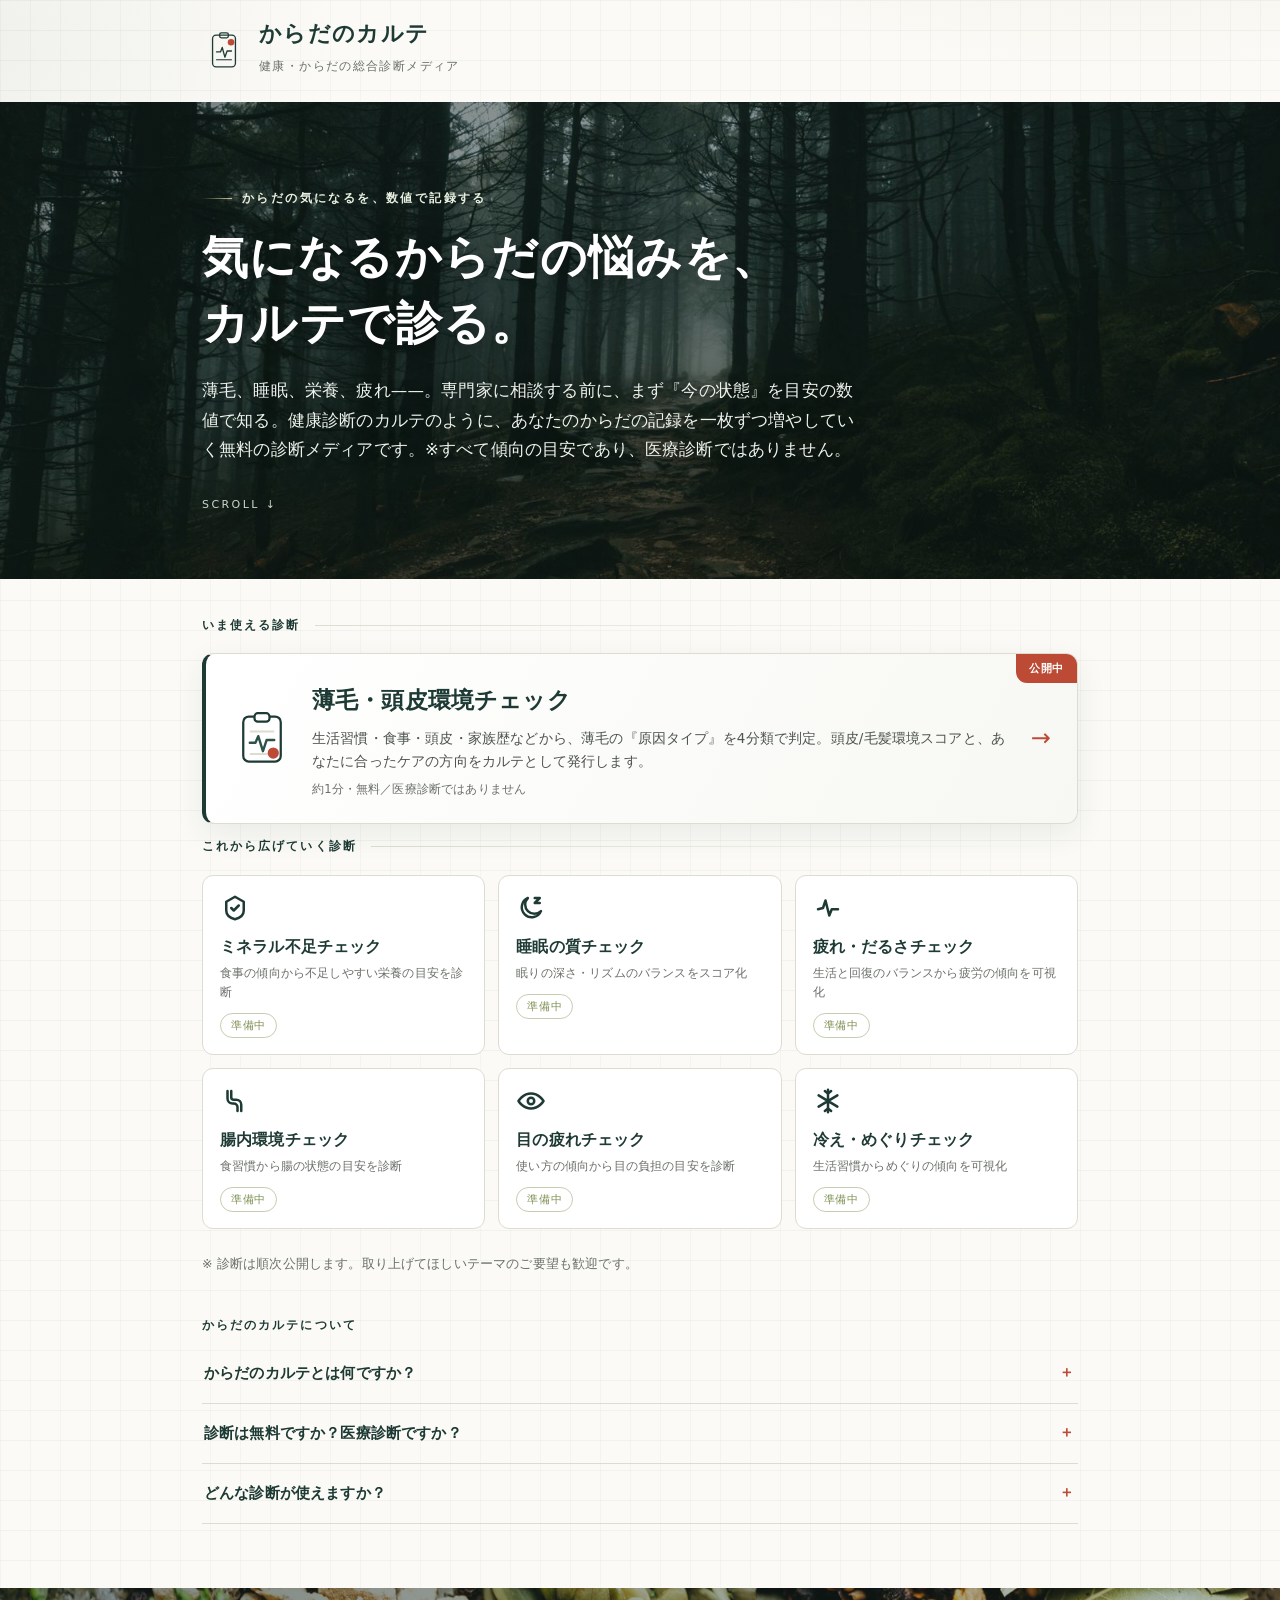
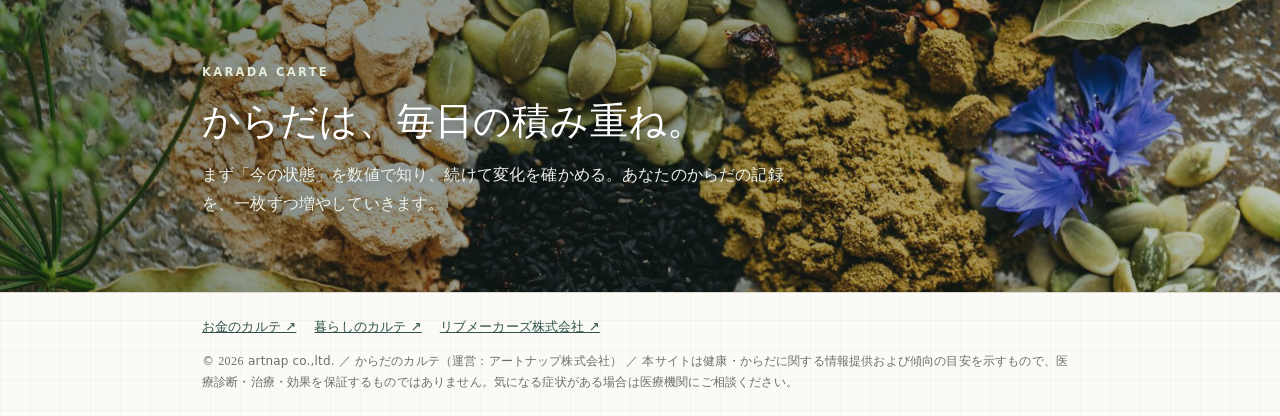
<file: index.html>
<!DOCTYPE html>
<html lang="ja">
<head>
<meta charset="utf-8">
<meta name="viewport" content="width=device-width, initial-scale=1, viewport-fit=cover">

<!-- ===== セキュリティ（静的ホスティング用・web-security-baseline 準拠） ===== -->
<meta http-equiv="Content-Security-Policy" content="default-src 'self'; base-uri 'self'; object-src 'none'; img-src 'self' data:; style-src 'self' 'unsafe-inline'; font-src 'self'; script-src 'self'; connect-src 'self'; form-action 'none'; frame-ancestors 'none'; upgrade-insecure-requests">
<meta name="referrer" content="strict-origin-when-cross-origin">
<meta name="theme-color" content="#1E3A34">
<meta name="author" content="アートナップ株式会社">
<meta name="format-detection" content="telephone=no">

<!-- 2026-07-05 公開（index化）。非公開に戻す場合は noindex, nofollow へ。 -->
<meta name="robots" content="index, follow">

<title>からだのカルテ｜健康・からだの悩みを「数値で診る」無料診断メディア</title>
<meta name="description" content="薄毛・睡眠・栄養・疲れなど、からだの気になる悩みを、健康診断のカルテのように数値で記録する無料診断メディア。まずは今の状態を目安で知り、続けて改善を確かめる。※医療診断ではありません。">
<link rel="canonical" href="https://karada-carte.jp/">
<!-- 写真スロット（差し替えは images.css の1ファイルだけ） -->
<link rel="stylesheet" href="/images.css">

<meta property="og:type" content="website">
<meta property="og:site_name" content="からだのカルテ">
<meta property="og:title" content="からだのカルテ｜健康・からだの悩みを「数値で診る」無料診断メディア">
<meta property="og:description" content="からだの気になる悩みを、カルテのように数値で記録する無料診断メディア。まずは今の状態を目安で知る。">
<meta property="og:url" content="https://karada-carte.jp/">
<meta property="og:image" content="https://karada-carte.jp/assets/ogp.png">
<meta property="og:locale" content="ja_JP">
<meta name="twitter:card" content="summary_large_image">

<!-- 構造化データ（母屋＝WebSite / Organization）。JS で org 名を config から補完。 -->
<script type="application/ld+json" id="ld-website">
{
  "@context": "https://schema.org",
  "@type": "WebSite",
  "name": "からだのカルテ",
  "url": "https://karada-carte.jp/",
  "description": "健康・からだの悩みを数値で記録する無料診断メディア。",
  "inLanguage": "ja"
}
</script>
<script type="application/ld+json" id="ld-org"></script>
<script type="application/ld+json" id="ld-faq"></script>

<style>
  :root{
    --pine:#1E3A34; --pine-2:#2E5249; --ink:#22282A; --muted:#6B7069;
    --paper:#FBFAF6; --paper-2:#F0EFE8; --line:#DEDCD1;
    --seal:#BC4A34; --seal-2:#a23f2c; --herb:#7E9153;
    --radius:12px;
    --serif:"Yu Mincho","YuMincho","Hiragino Mincho ProN","Hiragino Mincho Pro",serif;
    --sans:system-ui,-apple-system,"Segoe UI","Hiragino Kaku Gothic ProN","Yu Gothic UI","Meiryo",sans-serif;
    --num:Georgia,"Times New Roman",serif;
  }
  *{box-sizing:border-box}
  html{-webkit-text-size-adjust:100%}
  body{
    margin:0;font-family:var(--sans);color:var(--ink);line-height:1.8;letter-spacing:.01em;font-size:16px;
    background:
      radial-gradient(1000px 460px at 88% -10%, rgba(126,145,83,.10), transparent 60%),
      radial-gradient(720px 420px at -6% 2%, rgba(30,58,52,.06), transparent 58%),
      /* カルテの方眼罫（極薄） */
      linear-gradient(rgba(30,58,52,.045) 1px, transparent 1px) 0 0/100% 30px,
      linear-gradient(90deg, rgba(30,58,52,.03) 1px, transparent 1px) 0 0/30px 100%,
      var(--paper);
    min-height:100vh;display:flex;flex-direction:column;
  }
  .wrap{max-width:920px;margin:0 auto;padding:0 22px;width:100%}
  a{color:var(--pine-2)}
  h1{font-family:var(--serif)}

  /* header */
  header{padding:22px 0}
  .brand{display:flex;align-items:center;gap:13px;color:var(--pine);text-decoration:none}
  .emblem{width:44px;height:44px;flex:0 0 auto;display:block}
  .brand .mark{font-family:var(--serif);font-size:22px;letter-spacing:.06em;line-height:1.1;font-weight:700}
  .brand .sub{font-size:11.5px;color:var(--muted);letter-spacing:.12em}

  main{flex:1;padding:16px 0 56px}
  .eyebrow{color:var(--pine);font-size:12px;letter-spacing:.2em;font-weight:700;margin:16px 0 16px;display:inline-flex;align-items:center;gap:10px}
  .eyebrow::before{content:"";width:30px;height:1px;background:linear-gradient(90deg,transparent,var(--herb))}
  h1{font-size:clamp(28px,6.2vw,46px);line-height:1.42;margin:0 0 20px;color:var(--pine);letter-spacing:.03em;font-weight:700}
  h1 .nb{white-space:nowrap}
  p.lead{color:#43494a;font-size:clamp(15px,2.3vw,16.5px);max-width:42em;margin:0 0 30px}

  /* section rule */
  .orn{display:flex;align-items:center;gap:14px;color:var(--herb);margin:12px 0 18px}
  .orn .lbl{font-size:11.5px;letter-spacing:.18em;color:var(--pine);white-space:nowrap;font-weight:700}
  .orn .ln{flex:1;height:1px;background:linear-gradient(90deg,var(--line),transparent)}

  /* feature card（公開中の主役診断） */
  .feature{display:flex;align-items:center;gap:20px;text-decoration:none;color:var(--ink);position:relative;overflow:hidden;
    background:linear-gradient(120deg,#fff,#f7f8f3);
    border:1px solid var(--line);border-left:4px solid var(--pine);border-radius:var(--radius);
    padding:24px 26px;box-shadow:0 10px 30px rgba(30,58,52,.08);transition:transform .13s,box-shadow .15s,border-color .15s}
  .feature:hover{transform:translateY(-2px);box-shadow:0 16px 40px rgba(30,58,52,.12);border-left-color:var(--seal)}
  .feature:focus-visible{outline:2px solid var(--pine);outline-offset:3px}
  .feature .ic{width:60px;height:60px;flex:0 0 auto}
  .feature .badge{position:absolute;top:0;right:0;background:var(--seal);color:#fff;
    font-size:10.5px;font-weight:700;letter-spacing:.06em;padding:5px 13px;border-bottom-left-radius:11px}
  .feature .t{font-family:var(--serif);font-size:clamp(19px,3.4vw,23px);margin:2px 0 5px;color:var(--pine);font-weight:700}
  .feature .d{font-size:13.5px;color:#4d534f;margin:0 0 6px;line-height:1.7}
  .feature .m{font-size:11.5px;color:var(--muted);margin:0}
  .feature .arw{margin-left:auto;color:var(--seal);font-size:24px;flex:0 0 auto;align-self:center}
  @media(max-width:560px){.feature{gap:15px;padding:22px 20px}.feature .ic{width:46px;height:46px}.feature .arw{display:none}}

  /* tiles（これから広げる） */
  .grid{display:grid;grid-template-columns:repeat(3,1fr);gap:13px;margin:2px 0 0}
  @media(max-width:720px){.grid{grid-template-columns:repeat(2,1fr)}}
  @media(max-width:430px){.grid{grid-template-columns:1fr}}
  .tile{background:#fff;border:1px solid var(--line);border-radius:11px;padding:17px 17px 15px}
  .tile .ic{width:30px;height:30px;margin-bottom:10px;display:block}
  .tile .t{font-family:var(--serif);font-size:15.5px;color:var(--pine);margin:0 0 3px;font-weight:700}
  .tile .d{font-size:12px;color:var(--muted);margin:0;line-height:1.6}
  .tile .st{display:inline-block;margin-top:11px;font-size:10.5px;letter-spacing:.06em;color:var(--herb);
    border:1px solid rgba(126,145,83,.45);border-radius:20px;padding:2px 10px}
  .note{margin:24px 0 0;font-size:12.5px;color:var(--muted)}

  footer{padding:22px 0;font-size:12px;color:var(--muted);border-top:1px solid var(--line)}
  footer .num{font-family:var(--num);letter-spacing:.04em}

  /* ===== 写真ヒーロー（フルブリード・シネマティック） ===== */
  .hero-home{position:relative;color:#fff;padding:70px 0 64px;margin-bottom:8px;overflow:hidden}
  .hero-home::before{content:"";position:absolute;inset:0;z-index:0;background-image:var(--photo-hero);background-size:cover;background-position:center;filter:brightness(1.24) saturate(1.06)}
  .hero-home::after{content:"";position:absolute;inset:0;z-index:1;background:linear-gradient(150deg,rgba(16,32,28,.58),rgba(30,58,52,.28))}
  .hero-home .wrap{position:relative;z-index:2}
  .hero-home .eyebrow{color:#e9f0e2}
  .hero-home .eyebrow::before{background:linear-gradient(90deg,transparent,#d6c48f)}
  .hero-home h1{color:#fff;text-shadow:0 2px 22px rgba(0,0,0,.4)}
  .hero-home p.lead{color:#edf2ec;max-width:40em;text-shadow:0 1px 14px rgba(0,0,0,.35)}
  .hero-scroll{font-size:11px;letter-spacing:.22em;color:#cbd7cc;margin:4px 0 0}
  /* ===== 写真バンド（フルブリード） ===== */
  .photoband{position:relative;color:#fff;padding:74px 0;overflow:hidden}
  .photoband::before{content:"";position:absolute;inset:0;z-index:0;background-size:cover;background-position:center;filter:brightness(1.2) saturate(1.06)}
  .photoband::after{content:"";position:absolute;inset:0;z-index:1;background:linear-gradient(120deg,rgba(20,34,30,.56),rgba(30,58,52,.30))}
  .photoband .wrap{position:relative;z-index:2}
  .pb-botanical::before{background-image:var(--photo-nutrition)}
  .pb-eyebrow{color:#e2ebd9;font-size:11.5px;letter-spacing:.2em;font-weight:700;margin:0 0 12px}
  .pb-title{font-family:var(--serif);font-size:clamp(24px,5vw,38px);color:#fff;margin:0 0 12px;line-height:1.42;text-shadow:0 2px 18px rgba(0,0,0,.45)}
  .pb-lead{color:#edf2ec;font-size:clamp(14px,2.2vw,16px);max-width:38em;margin:0;text-shadow:0 1px 12px rgba(0,0,0,.35)}
  /* ===== 母屋FAQ（AEO） ===== */
  .faq-sec{margin:40px 0 8px}
  .faq-sec .fl{font-size:11.5px;letter-spacing:.18em;color:var(--pine);font-weight:700;margin:0 0 8px}
  .faq details{border-bottom:1px solid var(--line);padding:2px 0}
  .faq summary{cursor:pointer;list-style:none;padding:14px 28px 14px 2px;font-weight:700;color:var(--pine);font-size:15px;position:relative;font-family:var(--serif)}
  .faq summary::-webkit-details-marker{display:none}
  .faq summary::after{content:"＋";position:absolute;right:4px;top:13px;color:var(--seal);font-weight:700}
  .faq details[open] summary::after{content:"－"}
  .faq .a{padding:0 2px 14px;color:var(--ink);font-size:13.5px;line-height:1.8}
</style>
</head>
<body>

<!-- ===== インラインSVG 意匠（外部依存なし） ===== -->
<svg width="0" height="0" style="position:absolute" aria-hidden="true" focusable="false">
  <defs>
    <!-- エンブレム：カルテ用紙＋脈波＋朱の記録印 -->
    <symbol id="emblem" viewBox="0 0 100 100">
      <rect x="24" y="14" width="52" height="72" rx="8" fill="none" stroke="#1E3A34" stroke-width="3"/>
      <rect x="40" y="9" width="20" height="11" rx="4" fill="none" stroke="#1E3A34" stroke-width="3"/>
      <polyline points="33,52 42,52 46,42 52,64 57,50 67,50" fill="none" stroke="#1E3A34" stroke-width="3" stroke-linecap="round" stroke-linejoin="round"/>
      <line x1="33" y1="70" x2="67" y2="70" stroke="#1E3A34" stroke-width="2.4" stroke-linecap="round"/>
      <circle cx="66" cy="30" r="7.5" fill="#BC4A34"/>
    </symbol>
    <!-- 主役診断アイコン：カルテ票（診断書） -->
    <symbol id="ic-carte" viewBox="0 0 64 64">
      <rect x="12" y="8" width="40" height="48" rx="6" fill="#fff" stroke="#1E3A34" stroke-width="2.4"/>
      <rect x="24" y="4.5" width="16" height="9" rx="3.5" fill="#fff" stroke="#1E3A34" stroke-width="2.4"/>
      <line x1="19" y1="24" x2="45" y2="24" stroke="#DEDCD1" stroke-width="2"/>
      <polyline points="19,36 25,36 28,29 33,45 37,33 45,33" fill="none" stroke="#2E5249" stroke-width="2.6" stroke-linecap="round" stroke-linejoin="round"/>
      <line x1="19" y1="48" x2="38" y2="48" stroke="#DEDCD1" stroke-width="2"/>
      <circle cx="44" cy="47" r="6" fill="#BC4A34"/>
    </symbol>
    <!-- 領域アイコン（線画・pine） -->
    <symbol id="ic-mineral" viewBox="0 0 24 24"><g stroke="#1E3A34" stroke-width="2" fill="none" stroke-linecap="round" stroke-linejoin="round"><path d="M12 3l7 4v7c0 3.5-3 6-7 7-4-1-7-3.5-7-7V7z"/><path d="M9 12l2 2 4-4"/></g></symbol>
    <symbol id="ic-sleep" viewBox="0 0 24 24"><g stroke="#1E3A34" stroke-width="2" fill="none" stroke-linecap="round" stroke-linejoin="round"><path d="M20 14.5A8 8 0 1 1 9.5 4a6.5 6.5 0 0 0 10.5 10.5z"/><path d="M15 4h4l-4 4h4"/></g></symbol>
    <symbol id="ic-fatigue" viewBox="0 0 24 24"><g stroke="#1E3A34" stroke-width="2" fill="none" stroke-linecap="round" stroke-linejoin="round"><path d="M4 13l4-1 2-6 3 12 2-5h5"/></g></symbol>
    <symbol id="ic-gut" viewBox="0 0 24 24"><g stroke="#1E3A34" stroke-width="2" fill="none" stroke-linecap="round" stroke-linejoin="round"><path d="M6 4v6a4 4 0 0 0 4 4h1a3 3 0 0 1 3 3v3"/><path d="M9 4v5a2 2 0 0 0 2 2h2a4 4 0 0 1 4 4v5"/></g></symbol>
    <symbol id="ic-eye" viewBox="0 0 24 24"><g stroke="#1E3A34" stroke-width="2" fill="none" stroke-linecap="round" stroke-linejoin="round"><path d="M2 12s3.5-6 10-6 10 6 10 6-3.5 6-10 6-10-6-10-6z"/><circle cx="12" cy="12" r="2.6"/></g></symbol>
    <symbol id="ic-cold" viewBox="0 0 24 24"><g stroke="#1E3A34" stroke-width="2" fill="none" stroke-linecap="round" stroke-linejoin="round"><path d="M12 3v18M4.5 7.5l15 9M19.5 7.5l-15 9"/><path d="M12 6l-2.5-2M12 6l2.5-2M12 18l-2.5 2M12 18l2.5 2"/></g></symbol>
  </defs>
</svg>

<header>
  <div class="wrap">
    <a class="brand" href="/">
      <svg class="emblem" aria-hidden="true"><use href="#emblem"/></svg>
      <span><span class="mark">からだのカルテ</span><br><span class="sub" id="brandSub">健康・からだの総合診断メディア</span></span>
    </a>
  </div>
</header>

<section class="hero-home">
  <div class="wrap">
    <p class="eyebrow" id="eyebrow">からだの気になるを、数値で記録する</p>
    <h1 id="homeTitle">気になるからだの悩みを、<br><span class="nb">カルテで診る。</span></h1>
    <p class="lead" id="homeLead">読み込み中…</p>
    <p class="hero-scroll">SCROLL ↓</p>
  </div>
</section>

<main>
  <div class="wrap">
    <div class="orn"><span class="lbl" id="featureLabel">いま使える診断</span><span class="ln"></span></div>

    <a class="feature" id="featureCard" href="/usuge/">
      <span class="badge" id="featureBadge">公開中</span>
      <svg class="ic" aria-hidden="true"><use href="#ic-carte"/></svg>
      <span>
        <p class="t" id="featureTitle">薄毛・頭皮環境チェック</p>
        <p class="d" id="featureDesc"></p>
        <p class="m" id="featureMeta"></p>
      </span>
      <span class="arw" aria-hidden="true">→</span>
    </a>

    <div class="orn"><span class="lbl" id="growLabel">これから広げていく診断</span><span class="ln"></span></div>
    <div class="grid" id="tiles"></div>

    <p class="note" id="homeNote"></p>

    <div class="faq faq-sec">
      <p class="fl" id="homeFaqLabel">からだのカルテについて</p>
      <div id="homeFaqList"></div>
    </div>
  </div>
</main>

<section class="photoband pb-botanical">
  <div class="wrap">
    <p class="pb-eyebrow">KARADA CARTE</p>
    <p class="pb-title">からだは、毎日の積み重ね。</p>
    <p class="pb-lead">まず「今の状態」を数値で知り、続けて変化を確かめる。あなたのからだの記録を、一枚ずつ増やしていきます。</p>
  </div>
</section>

<footer>
  <div class="wrap">
    <nav aria-label="姉妹サイト・運営グループ" style="display:flex;flex-wrap:wrap;gap:6px 18px;margin-bottom:12px;font-size:13px">
      <a href="https://okane-carte.jp/" style="text-decoration:underline">お金のカルテ ↗</a>
      <a href="https://kurashi-carte.jp/" style="text-decoration:underline">暮らしのカルテ ↗</a>
      <a href="https://livmakers.co.jp/" style="text-decoration:underline">リブメーカーズ株式会社 ↗</a>
    </nav>
    © <span class="num" id="year"></span> artnap co.,ltd. ／ からだのカルテ（運営：アートナップ株式会社） ／ 本サイトは健康・からだに関する情報提供および傾向の目安を示すもので、医療診断・治療・効果を保証するものではありません。気になる症状がある場合は医療機関にご相談ください。
  </div>
</footer>

<script src="js/home.js"></script>
</body>
</html>
</file>
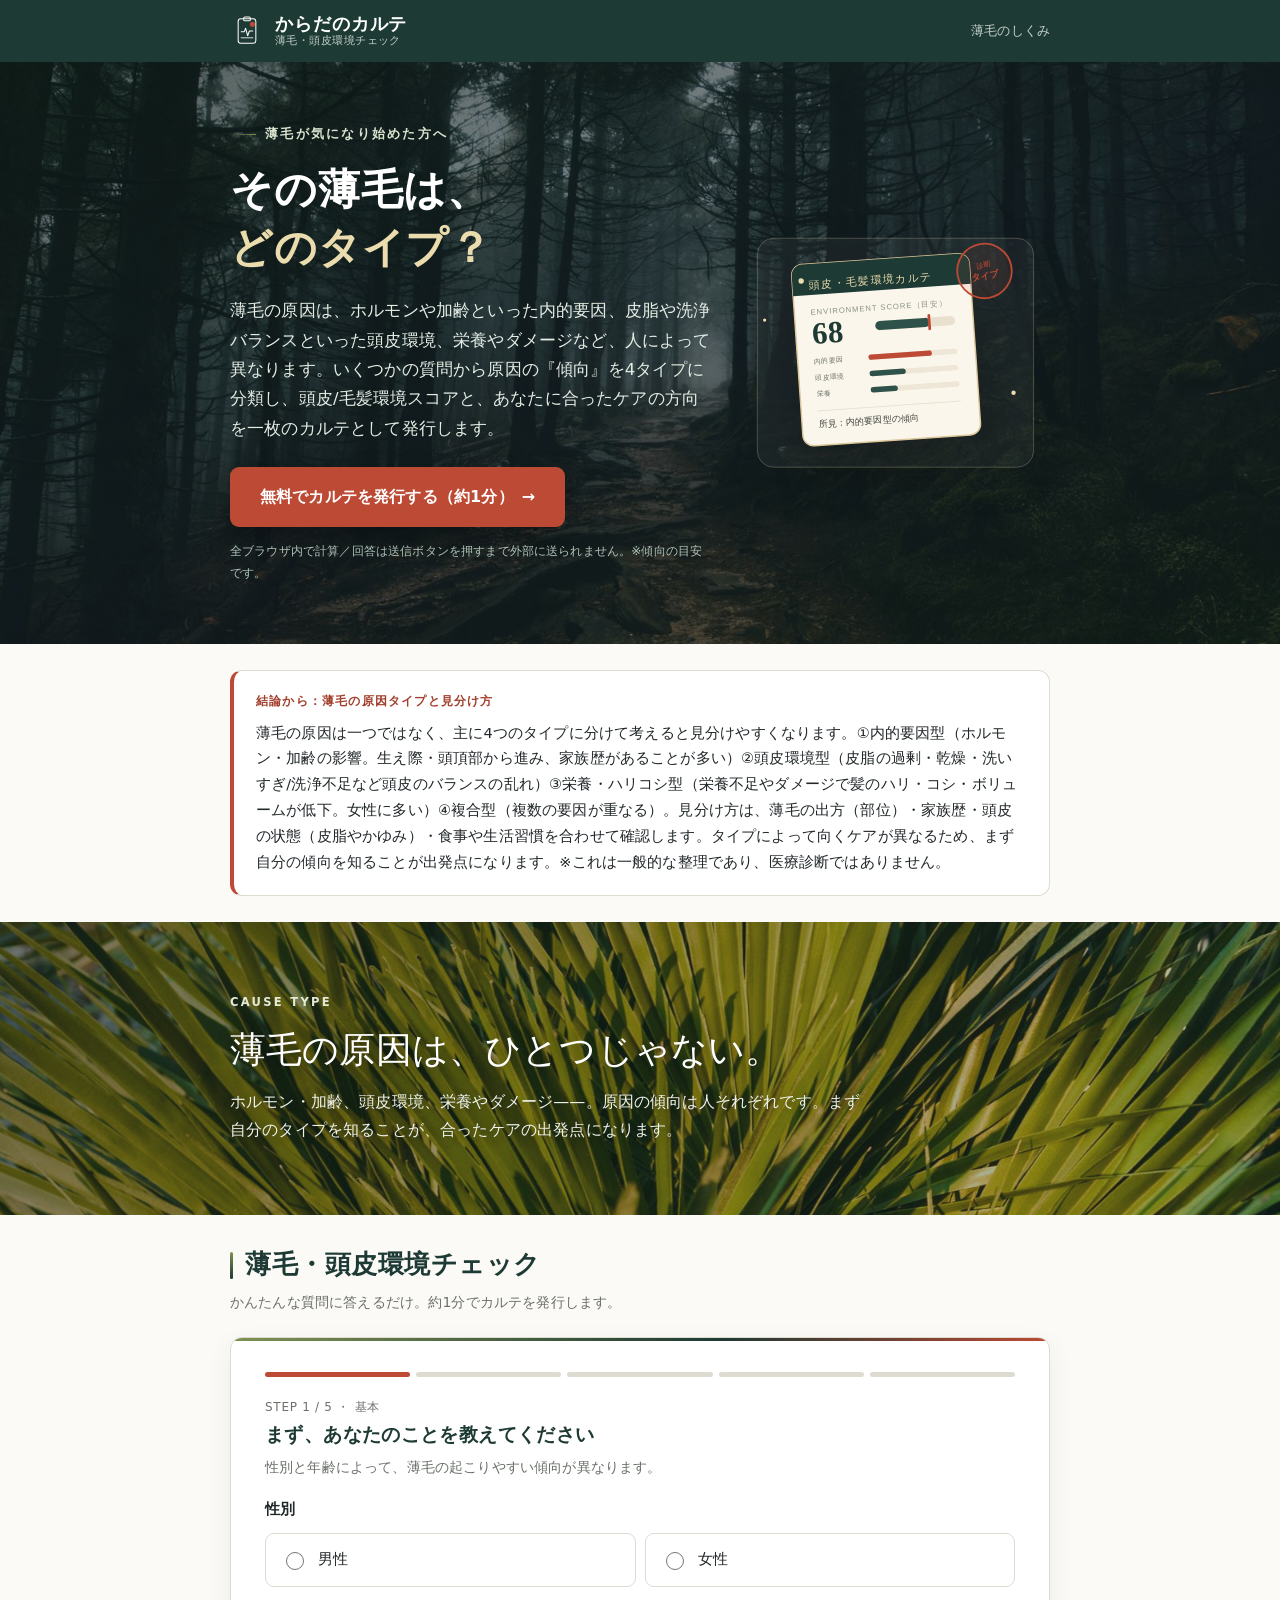
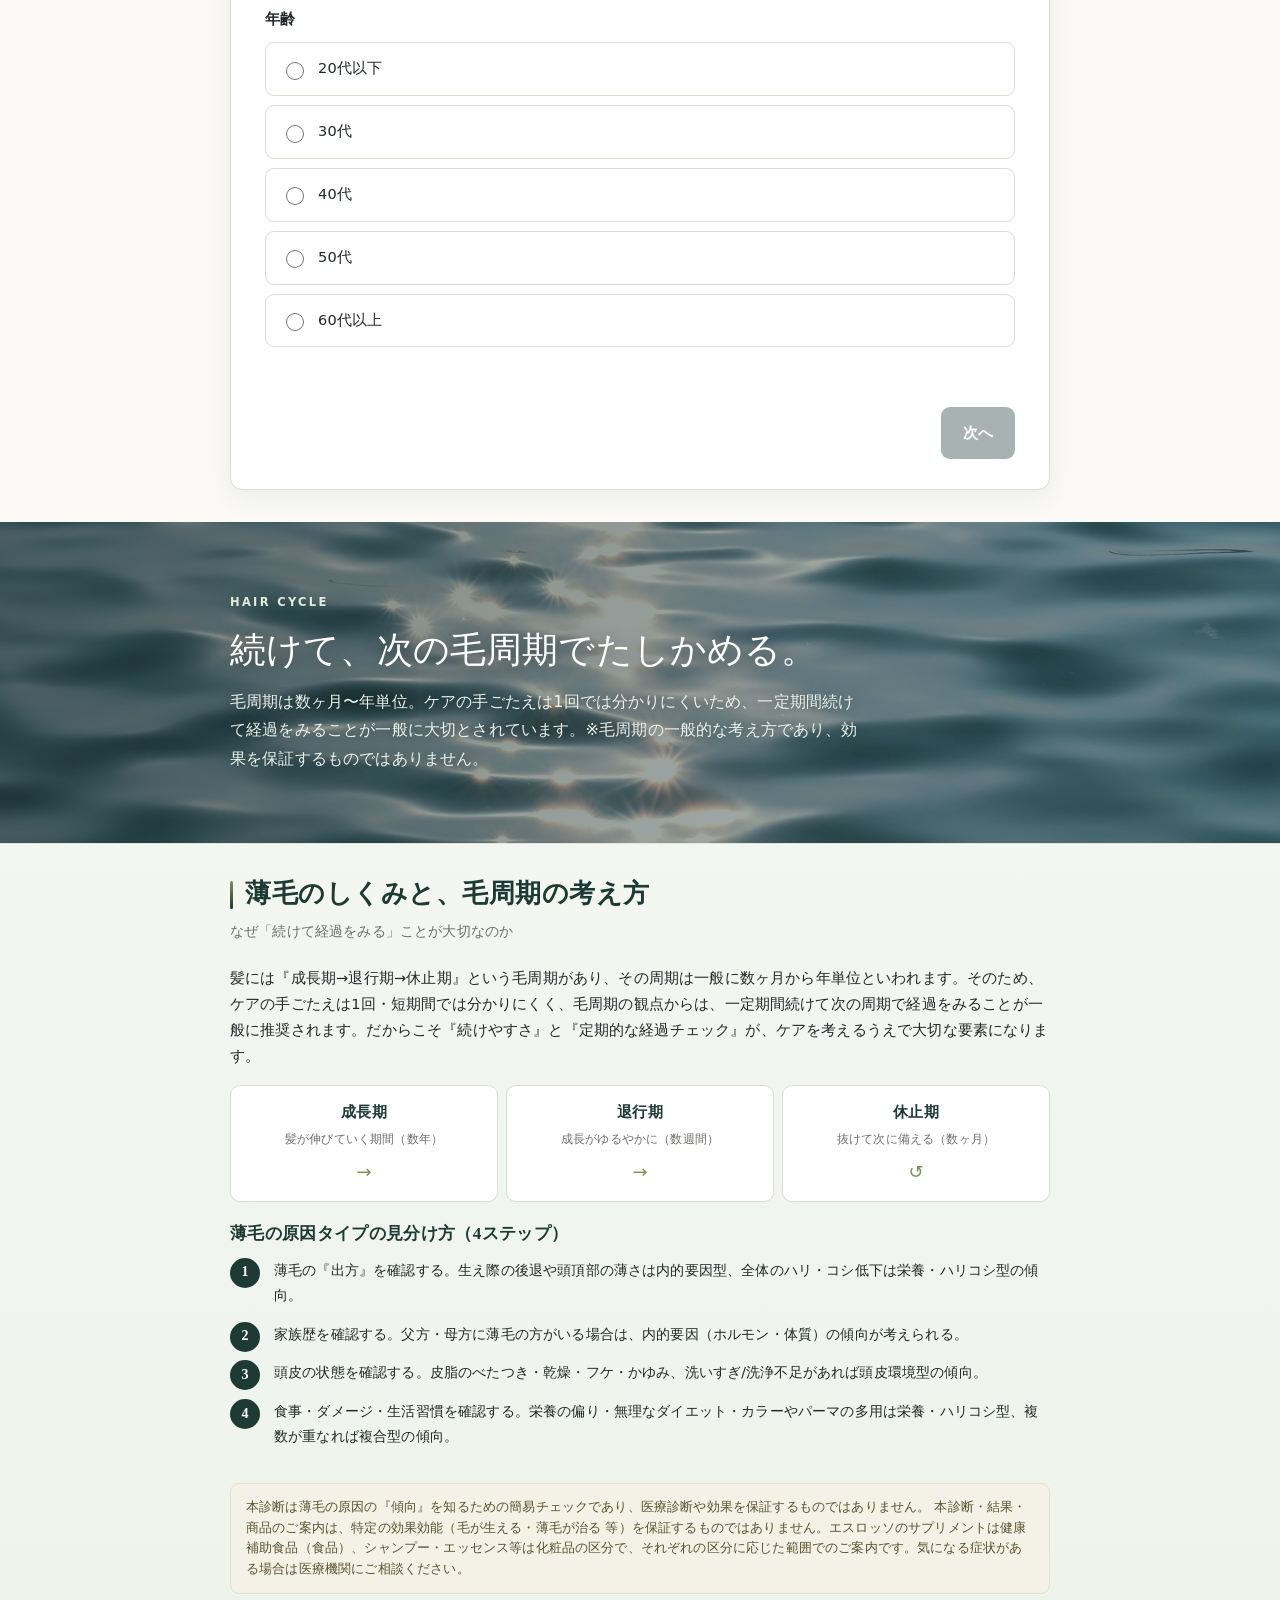
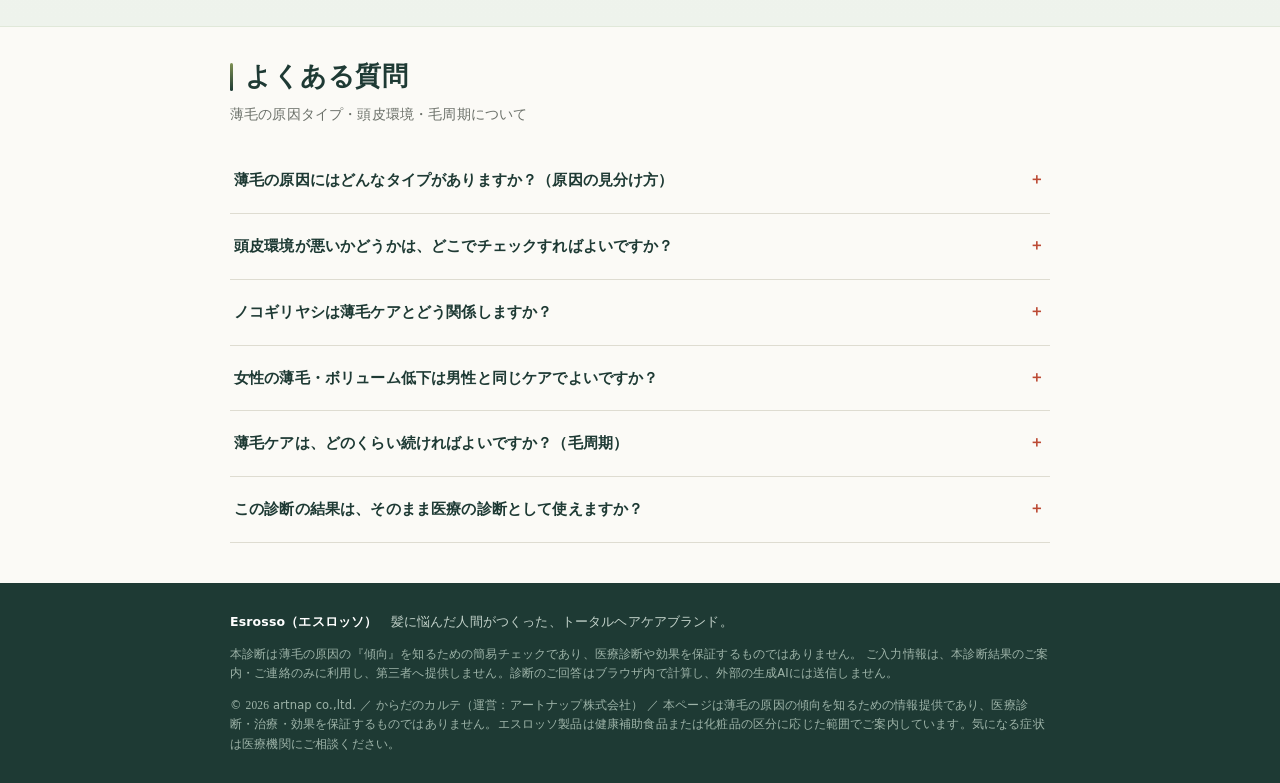
<file: usuge/index.html>
<!DOCTYPE html>
<html lang="ja">
<head>
<meta charset="utf-8">
<meta name="viewport" content="width=device-width, initial-scale=1, viewport-fit=cover">

<!-- ===== セキュリティ（静的ホスティング用・web-security-baseline 準拠） =====
     既定は自サイトのみ。Turnstile と GAS 送信先だけ明示許可。 -->
<meta http-equiv="Content-Security-Policy" content="default-src 'self'; base-uri 'self'; object-src 'none'; img-src 'self' data:; style-src 'self' 'unsafe-inline'; font-src 'self'; script-src 'self' https://challenges.cloudflare.com; frame-src https://challenges.cloudflare.com; connect-src 'self' https://script.google.com https://script.googleusercontent.com; form-action 'self' https://script.google.com; frame-ancestors 'none'; upgrade-insecure-requests">
<meta name="referrer" content="strict-origin-when-cross-origin">
<meta name="theme-color" content="#1E3A34">
<meta name="author" content="アートナップ株式会社">

<!-- 2026-07-05 公開（index化）。非公開に戻す場合は noindex, nofollow へ。 -->
<meta name="robots" content="index, follow">

<title>薄毛の原因タイプ診断｜頭皮環境チェックとケアの方向｜からだのカルテ</title>
<meta name="description" content="薄毛は原因が一つではありません。生活習慣・食事・頭皮・家族歴などから薄毛の原因を4タイプに分類し、頭皮/毛髪環境スコアと、あなたに合ったケアの方向をカルテとして無料発行。※傾向の目安で、医療診断ではありません。">
<link rel="canonical" href="https://karada-carte.jp/usuge/">
<!-- 写真スロット（差し替えは images.css の1ファイルだけ） -->
<link rel="stylesheet" href="/images.css">

<meta property="og:type" content="website">
<meta property="og:site_name" content="からだのカルテ">
<meta property="og:title" content="薄毛の原因タイプ診断｜頭皮環境チェックとケアの方向">
<meta property="og:description" content="薄毛の原因を4タイプに分類し、頭皮/毛髪環境スコアとケアの方向をカルテとして無料発行。">
<meta property="og:url" content="https://karada-carte.jp/usuge/">
<meta property="og:image" content="https://karada-carte.jp/usuge/assets/ogp.png">
<meta property="og:locale" content="ja_JP">
<meta name="twitter:card" content="summary_large_image">

<!-- 構造化データ（本文と一致・フェイクschema禁止）。FAQ/HowTo は config 由来で本文にも可視表示。 -->
<script type="application/ld+json" id="ld-webapp">
{
  "@context": "https://schema.org",
  "@type": "WebApplication",
  "name": "薄毛の原因タイプ診断（からだのカルテ）",
  "url": "https://karada-carte.jp/usuge/",
  "applicationCategory": "HealthApplication",
  "operatingSystem": "Web",
  "inLanguage": "ja",
  "isAccessibleForFree": true,
  "offers": { "@type": "Offer", "price": "0", "priceCurrency": "JPY" },
  "publisher": { "@type": "Organization", "name": "アートナップ株式会社", "url": "https://karada-carte.jp/" },
  "isPartOf": { "@type": "WebSite", "name": "からだのカルテ", "url": "https://karada-carte.jp/" },
  "description": "生活習慣・食事・頭皮・家族歴から薄毛の原因を4タイプに分類し、頭皮/毛髪環境スコアの目安を発行するブラウザ内チェック。医療診断ではありません。"
}
</script>
<script type="application/ld+json" id="ld-breadcrumb">
{
  "@context": "https://schema.org",
  "@type": "BreadcrumbList",
  "itemListElement": [
    { "@type": "ListItem", "position": 1, "name": "からだのカルテ", "item": "https://karada-carte.jp/" },
    { "@type": "ListItem", "position": 2, "name": "薄毛・頭皮環境チェック", "item": "https://karada-carte.jp/usuge/" }
  ]
}
</script>
<script type="application/ld+json" id="ld-webpage">
{
  "@context": "https://schema.org",
  "@type": "WebPage",
  "url": "https://karada-carte.jp/usuge/",
  "name": "薄毛の原因タイプ診断｜頭皮環境チェックとケアの方向",
  "inLanguage": "ja",
  "isPartOf": { "@type": "WebSite", "name": "からだのカルテ", "url": "https://karada-carte.jp/" },
  "speakable": { "@type": "SpeakableSpecification", "cssSelector": ["#answerBlock", "#faqList"] },
  "about": { "@type": "Thing", "name": "薄毛の原因タイプと頭皮環境のセルフチェック" }
}
</script>
<script type="application/ld+json" id="ld-faq"></script>
<script type="application/ld+json" id="ld-howto"></script>

<style>
  :root{
    --pine:#1E3A34; --pine-2:#2E5249; --ink:#22282A; --muted:#6B7069;
    --paper:#FBFAF6; --paper-2:#F0EFE8; --line:#DEDCD1; --line-2:#E7E5DB;
    --seal:#BC4A34; --seal-2:#a23f2c; --herb:#7E9153; --herb-2:#647543;
    --ok:#2F6B4F; --danger:#B0432F;
    --radius:12px;
    --serif:"Yu Mincho","YuMincho","Hiragino Mincho ProN","Hiragino Mincho Pro",serif;
    --sans:system-ui,-apple-system,"Segoe UI","Hiragino Kaku Gothic ProN","Yu Gothic UI","Meiryo",sans-serif;
    --num:Georgia,"Times New Roman",serif;
  }
  *{box-sizing:border-box}
  html{-webkit-text-size-adjust:100%}
  body{margin:0;font-family:var(--sans);color:var(--ink);background:var(--paper);line-height:1.78;font-size:16px;letter-spacing:.01em}
  .wrap{max-width:860px;margin:0 auto;padding:0 20px}
  h1,h2,h3{font-family:var(--serif);font-weight:700;line-height:1.42;color:var(--pine);letter-spacing:.02em}
  a{color:var(--pine-2)}
  .small{font-size:13px;color:var(--muted);line-height:1.7}
  .center{text-align:center}
  .num{font-family:var(--num);font-variant-numeric:tabular-nums}
  .skip{position:absolute;left:-9999px}
  .skip:focus{left:8px;top:8px;position:fixed;z-index:99;background:#fff;padding:8px 12px;border:2px solid var(--pine);border-radius:8px}

  /* header */
  header.site{background:var(--pine);color:#fff}
  header.site .wrap{display:flex;align-items:center;justify-content:space-between;height:62px}
  .brand{display:flex;align-items:center;gap:11px;color:#fff;text-decoration:none}
  .brand .emblem{width:34px;height:34px;flex:0 0 auto}
  .brand .txt{display:flex;flex-direction:column;line-height:1.15}
  .brand .mark{font-family:var(--serif);font-size:18px;font-weight:700;letter-spacing:.05em}
  .brand .sub{font-size:11px;color:#c3d2ca;letter-spacing:.04em}
  header.site .navlink{color:#c3d2ca;text-decoration:none;font-size:13px}

  /* hero */
  .hero{color:#fff;padding:54px 0 48px;position:relative;overflow:hidden}
  .hero::before{content:"";position:absolute;inset:0;z-index:0;background-image:var(--photo-hero);background-size:cover;background-position:center;filter:brightness(1.22) saturate(1.05)}
  .hero::after{content:"";position:absolute;inset:0;z-index:1;background:linear-gradient(158deg,rgba(16,32,28,.72) 0%,rgba(27,42,52,.5) 55%,rgba(30,58,52,.40) 100%)}
  .hero .wrap{display:grid;grid-template-columns:1.22fr .78fr;gap:28px;align-items:center;position:relative;z-index:2}
  @media(max-width:760px){.hero{padding:40px 0 36px}.hero .wrap{grid-template-columns:1fr;gap:16px}}
  .hero .eyebrow{color:#dCe6d1;font-size:12.5px;letter-spacing:.18em;font-weight:700;margin:0 0 15px;display:inline-flex;align-items:center;gap:9px}
  .hero .eyebrow::before{content:"";width:26px;height:1px;background:linear-gradient(90deg,transparent,var(--herb))}
  .hero h1{color:#fff;font-size:clamp(27px,5.2vw,42px);margin:0 0 18px;line-height:1.4}
  .hero h1 .nb{white-space:nowrap}
  .hero h1 .accent{color:#eBdCae}
  .hero p.lead{color:#e4ede4;font-size:clamp(14.5px,2.3vw,16.5px);margin:0 0 24px;max-width:40em}
  .hero .cta{display:inline-flex;align-items:center;justify-content:center;gap:8px;background:var(--seal);color:#fff;
    font-weight:700;text-decoration:none;padding:16px 30px;border-radius:9px;font-size:16px;min-height:54px;box-shadow:0 12px 28px rgba(0,0,0,.28)}
  .hero .cta::after{content:"→";font-weight:700}
  .hero .cta:active{transform:translateY(1px)}
  .hero .cta:focus-visible{outline:2px solid #fff;outline-offset:2px}
  .hero .metaline{color:#aec3b8;font-size:12px;margin-top:14px}
  .hero-art{justify-self:center;width:100%;max-width:340px}
  @media(max-width:760px){.hero-art{max-width:280px;order:2}}
  .hero-illust{width:100%;height:auto;display:block;filter:drop-shadow(0 16px 26px rgba(0,0,0,.28))}

  /* GEO 直接回答 */
  .answer{background:#fff;border:1px solid var(--line);border-left:4px solid var(--seal);border-radius:var(--radius);padding:20px 22px;margin:26px 0}
  .answer .k{font-size:12px;letter-spacing:.1em;color:var(--seal-2);font-weight:700;margin:0 0 8px}
  .answer p{margin:0;font-size:14.5px;color:var(--ink)}

  section{padding:32px 0}
  section h2{font-size:clamp(20px,3.6vw,26px);margin:0 0 6px;position:relative;padding-left:15px}
  section h2::before{content:"";position:absolute;left:0;top:.18em;bottom:.18em;width:3px;border-radius:2px;background:linear-gradient(180deg,var(--herb),var(--pine))}
  .sec-sub{color:var(--muted);font-size:14px;margin:0 0 22px}

  /* card / wizard */
  .card{background:#fff;border:1px solid var(--line);border-radius:var(--radius);box-shadow:0 8px 26px rgba(30,58,52,.07)}
  .card-pad{padding:24px}
  @media(min-width:640px){.card-pad{padding:30px 34px}}
  #wizard{position:relative;overflow:hidden}
  #wizard::before{content:"";position:absolute;left:0;right:0;top:0;height:3px;background:linear-gradient(90deg,var(--herb),var(--pine) 60%,var(--seal))}

  .stepbar{display:flex;gap:6px;margin:4px 0 20px}
  .stepbar .seg{flex:1;height:5px;border-radius:3px;background:var(--line)}
  .stepbar .seg.on{background:var(--seal)}
  .stepbar .seg.done{background:var(--pine)}
  .steplabel{font-size:12px;color:var(--muted);letter-spacing:.06em;margin:0 0 4px}
  .step > h3{font-size:19px;margin:0 0 6px}
  .step .hint{color:var(--muted);font-size:13.5px;margin:0 0 18px}

  .q{border:0;padding:0;margin:0 0 20px}
  .q .ql{font-size:14.5px;font-weight:700;color:var(--ink);margin:0 0 10px;padding:0}
  .opts{display:grid;gap:9px}
  .opts.two{grid-template-columns:1fr 1fr}
  @media(max-width:420px){.opts.two{grid-template-columns:1fr}}
  .opt{display:flex;align-items:center;gap:11px;border:1.5px solid var(--line);border-radius:9px;padding:13px 15px;cursor:pointer;
    background:#fff;transition:border-color .12s,background .12s;min-height:50px}
  .opt:hover{border-color:var(--herb);background:#f8faf4}
  .opt.sel{border-color:var(--pine);background:#f2f6f1;box-shadow:inset 0 0 0 1px rgba(30,58,52,.28)}
  .opt input{accent-color:var(--pine);width:18px;height:18px;flex:0 0 auto}
  .opt:focus-within{outline:2px solid var(--pine);outline-offset:1px}
  .opt .t{font-size:14.5px}

  .nav{display:flex;justify-content:space-between;gap:12px;margin-top:22px}
  .btn{appearance:none;border:0;border-radius:9px;font-weight:700;font-size:15px;padding:14px 22px;min-height:52px;cursor:pointer;font-family:var(--sans)}
  .btn.primary{background:var(--pine);color:#fff}
  .btn.primary:disabled{opacity:.38;cursor:not-allowed}
  .btn.seal{background:var(--seal);color:#fff}
  .btn.ghost{background:#fff;color:var(--pine);border:1.5px solid var(--line)}
  .btn:active{transform:translateY(1px)}
  .btn:focus-visible{outline:2px solid var(--pine);outline-offset:2px}
  .err{color:var(--danger);font-size:13px;margin-top:8px;min-height:18px}
  .notice{background:#f4f1e6;border:1px solid #e6dfc9;border-radius:9px;padding:13px 15px;font-size:12.5px;color:#5a5330;line-height:1.65}

  /* ===== 結果＝カルテ票（シグネチャー） ===== */
  .resultwrap{display:none}
  .karte{background:#fff;border:1px solid var(--line);border-radius:14px;overflow:hidden;box-shadow:0 14px 40px rgba(30,58,52,.12);position:relative}
  .karte::after{content:"";position:absolute;inset:0;pointer-events:none;
    background:linear-gradient(rgba(30,58,52,.028) 1px,transparent 1px) 0 44px/100% 26px;opacity:.9}
  .karte-top{background:var(--pine);color:#fff;padding:16px 22px;display:flex;align-items:center;justify-content:space-between;gap:12px;flex-wrap:wrap}
  .karte-top .tt{display:flex;align-items:center;gap:11px}
  .karte-top .emblem{width:30px;height:30px}
  .karte-top .lab{font-family:var(--serif);font-size:15px;letter-spacing:.06em}
  .karte-top .lab small{display:block;font-family:var(--sans);font-size:10.5px;color:#bcd0c6;letter-spacing:.14em;font-weight:400}
  .karte-top .meta{text-align:right;font-size:11px;color:#c3d2ca;line-height:1.5}
  .karte-top .meta .num{font-size:12.5px;color:#eBdCae}
  .karte-body{padding:24px 22px}
  @media(min-width:640px){.karte-body{padding:28px 30px}}

  /* score gauge */
  .score{display:flex;align-items:center;gap:22px;flex-wrap:wrap}
  .score .big{font-family:var(--num);font-size:clamp(46px,13vw,72px);font-weight:700;color:var(--pine);line-height:.9}
  .score .big .u{font-size:.34em;color:var(--muted);margin-left:4px;font-family:var(--sans)}
  .score .lab{flex:1;min-width:180px}
  .score .lab .cap{font-size:12.5px;color:var(--muted);letter-spacing:.04em;margin:0 0 8px}
  .track{height:12px;border-radius:8px;background:var(--paper-2);border:1px solid var(--line);position:relative;overflow:hidden}
  .track .fill{position:absolute;left:0;top:0;bottom:0;width:0;border-radius:8px;background:linear-gradient(90deg,var(--herb),var(--pine));transition:width 1.1s cubic-bezier(.2,.7,.2,1)}
  .track .mk{position:absolute;top:-4px;width:3px;height:20px;background:var(--seal);border-radius:2px;transition:left 1.1s cubic-bezier(.2,.7,.2,1)}
  .scscale{display:flex;justify-content:space-between;font-size:10.5px;color:var(--muted);margin-top:6px}
  .prevdelta{font-size:12.5px;color:var(--pine-2);margin-top:9px}
  .prevdelta b{color:var(--seal-2)}

  /* type + 朱印 */
  .typebox{display:flex;align-items:center;gap:18px;margin:22px 0 0;padding:18px 0 0;border-top:1px solid var(--line);flex-wrap:wrap}
  .seal-stamp{flex:0 0 auto;width:88px;height:88px;border-radius:50%;border:2.5px solid var(--seal);color:var(--seal);
    display:flex;flex-direction:column;align-items:center;justify-content:center;text-align:center;
    font-family:var(--serif);transform:rotate(-8deg);box-shadow:0 0 0 3px rgba(188,74,52,.12) inset}
  .seal-stamp .sl{font-size:9px;letter-spacing:.1em;opacity:.85}
  .seal-stamp .st{font-size:16px;font-weight:700;line-height:1.2;margin-top:2px}
  .seal-anim{animation:stamp .5s cubic-bezier(.2,.9,.3,1.2) both}
  @keyframes stamp{0%{opacity:0;transform:rotate(-8deg) scale(1.5)}60%{opacity:1}100%{opacity:1;transform:rotate(-8deg) scale(1)}}
  .typebox .ti{flex:1;min-width:200px}
  .typebox .tk{font-size:12px;color:var(--muted);letter-spacing:.06em;margin:0 0 2px}
  .typebox .tn{font-family:var(--serif);font-size:clamp(21px,4.4vw,27px);color:var(--pine);font-weight:700;margin:0}
  .typebox .ts{font-size:13px;color:var(--pine-2);margin:4px 0 0}

  /* axis bars */
  .axes{margin:22px 0 0}
  .axes .ah{font-size:12.5px;color:var(--muted);letter-spacing:.04em;margin:0 0 12px}
  .axis{display:grid;grid-template-columns:132px 1fr 40px;align-items:center;gap:10px;margin:0 0 9px;font-size:12.5px}
  @media(max-width:480px){.axis{grid-template-columns:104px 1fr 36px}}
  .axis .an{color:var(--ink)}
  .axis .at{height:9px;border-radius:6px;background:var(--paper-2);border:1px solid var(--line);overflow:hidden}
  .axis .af{height:100%;width:0;background:var(--pine);border-radius:6px;transition:width .9s ease}
  .axis.dom .af{background:var(--seal)}
  .axis .av{text-align:right;color:var(--muted);font-family:var(--num)}

  /* finding / hairCycle / approach blocks */
  .kbox{border:1px solid var(--line);border-radius:11px;padding:16px 18px;margin:22px 0 0;background:#fdfdfb}
  .kbox .kt{font-family:var(--serif);font-size:15px;color:var(--pine);margin:0 0 7px;font-weight:700;display:flex;align-items:center;gap:8px}
  .kbox .kt::before{content:"";width:8px;height:8px;border-radius:50%;background:var(--seal);flex:0 0 auto}
  .kbox p{margin:0;font-size:13.5px;color:#3f453f}
  .kbox .kn{margin-top:8px;font-size:11.5px;color:var(--muted)}
  .cycle{background:linear-gradient(180deg,#f3f6f1,#eef3ec);border-color:#dfe7d8}

  /* products */
  .prod{border:1px solid var(--line);border-radius:11px;padding:16px 18px;margin:12px 0 0;background:#fff;display:flex;gap:14px;align-items:flex-start}
  .prod .pi{flex:0 0 auto;width:40px;height:40px;border-radius:9px;background:var(--paper-2);display:flex;align-items:center;justify-content:center}
  .prod .pi svg{width:24px;height:24px}
  .prod .pn{font-family:var(--serif);font-size:15.5px;color:var(--pine);font-weight:700;margin:0 0 2px}
  .prod .pcat{display:inline-block;font-size:10.5px;color:var(--herb-2);border:1px solid rgba(126,145,83,.4);border-radius:20px;padding:1px 9px;margin:0 0 6px}
  .prod .pd{font-size:12.5px;color:#4a504a;margin:0}
  .prod .pnote{font-size:11px;color:var(--muted);margin:6px 0 0}

  /* offer + CTA */
  .offer{background:linear-gradient(180deg,#1E3A34,#16302a);color:#fff;border-radius:12px;padding:22px 22px;margin:22px 0 0;position:relative;overflow:hidden}
  .offer h3{color:#fff;font-size:19px;margin:0 0 8px}
  .offer p{color:#dCe6d1;font-size:13.5px;margin:0 0 6px}
  .guarantee{display:inline-flex;align-items:center;gap:8px;background:rgba(235,220,174,.16);border:1px solid rgba(235,220,174,.4);color:#f3e7c6;
    font-size:12.5px;font-weight:700;padding:7px 13px;border-radius:20px;margin:6px 0 14px}
  .ctas{display:flex;flex-direction:column;gap:10px}
  .ctabtn{display:flex;align-items:center;justify-content:center;gap:8px;text-decoration:none;font-weight:700;padding:15px 18px;border-radius:10px;min-height:52px;font-size:15px}
  .ctabtn.main{background:var(--seal);color:#fff}
  .ctabtn.line{background:#06C755;color:#fff}
  .ctabtn.ghost{background:transparent;color:#eBdCae;border:1.5px solid rgba(235,220,174,.5)}
  .ctabtn:focus-visible{outline:2px solid #fff;outline-offset:2px}

  .disclaimer-box{border:1px solid #e6c9bf;background:#fbf1ee;border-radius:11px;padding:15px 17px;font-size:12.5px;color:#6a3b2c;line-height:1.72;margin:22px 0 0}
  .disclaimer-box strong{color:var(--danger)}

  /* recheck */
  .recheck{border:1px dashed var(--herb);border-radius:11px;padding:16px 18px;margin:22px 0 0;background:#f7faf3}
  .recheck h3{font-size:16px;margin:0 0 6px;color:var(--pine)}
  .recheck p{font-size:13px;color:#454b45;margin:0 0 12px}

  /* form */
  .formcard{background:#fff;border:1px solid var(--line);border-radius:12px;padding:22px;margin:22px 0 0}
  .formcard h3{font-size:18px;margin:0 0 6px}
  .field{margin:0 0 15px}
  .field label{display:block;font-size:14px;font-weight:700;color:var(--ink);margin:0 0 6px}
  input[type=text],input[type=email],input[type=tel],textarea{width:100%;font-size:16px;padding:13px 14px;border:1.5px solid var(--line);border-radius:9px;background:#fff;color:var(--ink);min-height:50px;font-family:var(--sans)}
  textarea{min-height:92px;resize:vertical}
  input:focus,textarea:focus{outline:2px solid var(--pine);outline-offset:1px}
  .purposes{display:grid;gap:8px;margin:0 0 6px}
  .pchk{display:flex;align-items:center;gap:10px;border:1.5px solid var(--line);border-radius:9px;padding:11px 14px;cursor:pointer;font-size:14px;min-height:48px}
  .pchk input{width:19px;height:19px;accent-color:var(--pine);flex:0 0 auto}
  .pchk.sel{border-color:var(--pine);background:#f2f6f1}
  .grid2{display:grid;gap:12px;grid-template-columns:1fr 1fr}
  @media(max-width:520px){.grid2{grid-template-columns:1fr}}
  .hp{position:absolute!important;left:-9999px!important;width:1px;height:1px;overflow:hidden}
  #turnstile-holder{margin:6px 0 4px}
  .consent{display:flex;gap:10px;align-items:flex-start;font-size:13px;color:var(--ink);margin:6px 0 14px}
  .consent input{width:20px;height:20px;margin-top:1px;accent-color:var(--pine)}
  .thanks{display:none;text-align:center;padding:14px 0}
  .thanks .chk{width:56px;height:56px;border-radius:50%;background:#eef3ec;color:var(--ok);display:inline-flex;align-items:center;justify-content:center;font-size:28px;margin:0 0 10px}

  .resfoot{display:flex;gap:12px;justify-content:center;margin:22px 0 0;flex-wrap:wrap}

  /* method / faq */
  #method{background:linear-gradient(180deg,#f3f6f1,#eef3ec);border-top:1px solid #e0e8d9;border-bottom:1px solid #e0e8d9}
  .cyclefig{display:flex;gap:8px;justify-content:center;margin:16px 0;flex-wrap:wrap}
  .cyphase{flex:1;min-width:120px;background:#fff;border:1px solid var(--line);border-radius:10px;padding:13px 14px;text-align:center}
  .cyphase .cn{font-family:var(--serif);color:var(--pine);font-size:15px;font-weight:700;margin:0 0 3px}
  .cyphase .cd{font-size:11.5px;color:var(--muted);margin:0}
  .cyphase .ca{display:block;font-size:18px;color:var(--herb);margin:6px 0 0}
  .steps-ol{counter-reset:s;list-style:none;padding:0;margin:12px 0 0}
  .steps-ol li{counter-increment:s;position:relative;padding:0 0 14px 44px;color:var(--ink);font-size:14px}
  .steps-ol li::before{content:counter(s);position:absolute;left:0;top:0;width:30px;height:30px;border-radius:50%;background:var(--pine);color:#fff;font-family:var(--num);font-weight:700;display:flex;align-items:center;justify-content:center;font-size:14px}
  .faq details{border-bottom:1px solid var(--line);padding:4px 0}
  .faq summary{cursor:pointer;list-style:none;padding:15px 30px 15px 4px;font-weight:700;color:var(--pine);font-size:15px;position:relative}
  .faq summary::-webkit-details-marker{display:none}
  .faq summary::after{content:"＋";position:absolute;right:6px;top:14px;color:var(--seal);font-weight:700}
  .faq details[open] summary::after{content:"－"}
  .faq .a{padding:0 4px 16px;color:var(--ink);font-size:14px;line-height:1.8}

  /* ===== 写真バンド（フルブリード・シネマティック） ===== */
  .photoband{position:relative;color:#fff;padding:70px 0;overflow:hidden}
  .photoband::before{content:"";position:absolute;inset:0;z-index:0;background-size:cover;background-position:center;filter:brightness(1.2) saturate(1.06)}
  .photoband::after{content:"";position:absolute;inset:0;z-index:1;background:linear-gradient(120deg,rgba(18,32,28,.58),rgba(30,58,52,.32))}
  .photoband .wrap{position:relative;z-index:2}
  .pb-botanical::before{background-image:var(--photo-botanical)}
  .pb-water::before{background-image:var(--photo-water)}
  .pb-eyebrow{color:#e2ebd9;font-size:11.5px;letter-spacing:.2em;font-weight:700;margin:0 0 12px}
  .pb-title{font-family:var(--serif);font-size:clamp(23px,4.8vw,36px);color:#fff;margin:0 0 12px;line-height:1.42;text-shadow:0 2px 18px rgba(0,0,0,.45)}
  .pb-lead{color:#edf2ec;font-size:clamp(14px,2.2vw,16px);max-width:40em;margin:0;text-shadow:0 1px 12px rgba(0,0,0,.35)}

  footer.site{background:var(--pine);color:#c3d2ca;padding:28px 0;margin-top:8px;font-size:12.5px}
  footer.site a{color:#dCe6d1}
  footer .foot-discl{font-size:11.5px;color:#9db3a8;line-height:1.7;margin:12px 0 0}

  @media (prefers-reduced-motion: reduce){
    *{animation:none!important;transition:none!important;scroll-behavior:auto!important}
  }

  /* 印刷（カルテ票を紙で残す） */
  @media print{
    header.site,.hero,.answer,.photoband,#shindan .sec-sub,#shindan>.wrap>h2,#wizard,.formcard,.recheck,.offer,.resfoot,#method,#faq,footer.site,.navlink{display:none!important}
    body{background:#fff}
    .resultwrap{display:block!important}
    .karte{box-shadow:none;border:1px solid #999}
    .karte::after{display:none}
  }
</style>
</head>
<body>
<a class="skip" href="#shindan">診断へスキップ</a>

<!-- ===== インラインSVG 意匠 ===== -->
<svg width="0" height="0" style="position:absolute" aria-hidden="true" focusable="false">
  <defs>
    <symbol id="emblem" viewBox="0 0 100 100">
      <rect x="24" y="14" width="52" height="72" rx="8" fill="none" stroke="#fff" stroke-width="3"/>
      <rect x="40" y="9" width="20" height="11" rx="4" fill="none" stroke="#fff" stroke-width="3"/>
      <polyline points="33,52 42,52 46,42 52,64 57,50 67,50" fill="none" stroke="#fff" stroke-width="3" stroke-linecap="round" stroke-linejoin="round"/>
      <line x1="33" y1="70" x2="67" y2="70" stroke="#fff" stroke-width="2.4" stroke-linecap="round"/>
      <circle cx="66" cy="30" r="7.5" fill="#BC4A34"/>
    </symbol>
    <symbol id="emblem-pine" viewBox="0 0 100 100">
      <rect x="24" y="14" width="52" height="72" rx="8" fill="none" stroke="#1E3A34" stroke-width="3"/>
      <rect x="40" y="9" width="20" height="11" rx="4" fill="none" stroke="#1E3A34" stroke-width="3"/>
      <polyline points="33,52 42,52 46,42 52,64 57,50 67,50" fill="none" stroke="#1E3A34" stroke-width="3" stroke-linecap="round" stroke-linejoin="round"/>
      <line x1="33" y1="70" x2="67" y2="70" stroke="#1E3A34" stroke-width="2.4" stroke-linecap="round"/>
      <circle cx="66" cy="30" r="7.5" fill="#BC4A34"/>
    </symbol>
    <symbol id="ic-pill" viewBox="0 0 24 24"><g stroke="#1E3A34" stroke-width="1.8" fill="none" stroke-linecap="round" stroke-linejoin="round"><rect x="3" y="8" width="18" height="8" rx="4"/><line x1="12" y1="8" x2="12" y2="16"/></g></symbol>
    <symbol id="ic-bottle" viewBox="0 0 24 24"><g stroke="#1E3A34" stroke-width="1.8" fill="none" stroke-linecap="round" stroke-linejoin="round"><path d="M9 3h6v3l1 2v12a1 1 0 0 1-1 1H9a1 1 0 0 1-1-1V8l1-2z"/><line x1="8" y1="12" x2="16" y2="12"/></g></symbol>
    <symbol id="ic-drop" viewBox="0 0 24 24"><g stroke="#1E3A34" stroke-width="1.8" fill="none" stroke-linecap="round" stroke-linejoin="round"><path d="M12 3s6 7 6 11a6 6 0 0 1-12 0c0-4 6-11 6-11z"/></g></symbol>
    <symbol id="ic-leaf" viewBox="0 0 24 24"><g stroke="#1E3A34" stroke-width="1.8" fill="none" stroke-linecap="round" stroke-linejoin="round"><path d="M4 20c0-8 6-14 16-15C19 13 13 20 4 20z"/><path d="M4 20c4-5 8-8 12-9"/></g></symbol>
  </defs>
</svg>

<header class="site">
  <div class="wrap">
    <a class="brand" href="../">
      <svg class="emblem" aria-hidden="true"><use href="#emblem"/></svg>
      <span class="txt"><span class="mark" id="brandMark">からだのカルテ</span><span class="sub" id="brandSub">薄毛・頭皮環境チェック</span></span>
    </a>
    <a class="navlink" href="#method">薄毛のしくみ</a>
  </div>
</header>

<!-- ===== HERO ===== -->
<div class="hero">
  <div class="wrap">
    <div class="hero-copy">
      <p class="eyebrow" id="heroEyebrow">薄毛が気になり始めた方へ</p>
      <h1 id="heroTitle">その薄毛は、<br><span class="nb accent">どのタイプ？</span></h1>
      <p class="lead" id="heroLead"></p>
      <a class="cta" href="#shindan" id="heroCta">無料でカルテを発行する（約1分）</a>
      <p class="metaline" id="heroMeta"></p>
    </div>
    <div class="hero-art">
      <!-- ヒーロー図版：発行される「頭皮・毛髪環境カルテ」（線画SVG・外部画像なし） -->
      <svg class="hero-illust" viewBox="0 0 340 320" fill="none" xmlns="http://www.w3.org/2000/svg" aria-hidden="true">
        <rect x="18" y="30" width="304" height="252" rx="18" fill="rgba(255,255,255,.045)" stroke="rgba(235,220,174,.28)"/>
        <g transform="rotate(-4 170 156)">
          <rect x="62" y="52" width="196" height="200" rx="12" fill="#fbf6ec" stroke="#dCc79a" stroke-width="1.6"/>
          <path d="M62 64 a12 12 0 0 1 12-12 h172 a12 12 0 0 1 12 12 v22 H62 Z" fill="#1E3A34"/>
          <text x="80" y="79" font-family="'Yu Mincho',serif" font-size="12" fill="#eBdCae" letter-spacing="1.5">頭皮・毛髪環境カルテ</text>
          <circle cx="72" cy="70" r="3" fill="#eBdCae"/>
          <!-- score gauge -->
          <text x="80" y="108" font-family="sans-serif" font-size="8.5" fill="#8a9184" letter-spacing="1">ENVIRONMENT SCORE（目安）</text>
          <text x="80" y="140" font-family="Georgia,serif" font-size="34" fill="#1E3A34" font-weight="700">68</text>
          <rect x="150" y="120" width="88" height="10" rx="5" fill="#e9e0cf"/>
          <rect x="150" y="120" width="60" height="10" rx="5" fill="#2E5249"/>
          <rect x="208" y="116" width="3" height="18" rx="1.5" fill="#BC4A34"/>
          <!-- axis bars -->
          <g font-family="sans-serif" font-size="7.5" fill="#6B7069">
            <text x="80" y="162">内的要因</text><rect x="140" y="156" width="98" height="6" rx="3" fill="#eee6d6"/><rect x="140" y="156" width="70" height="6" rx="3" fill="#BC4A34"/>
            <text x="80" y="180">頭皮環境</text><rect x="140" y="174" width="98" height="6" rx="3" fill="#eee6d6"/><rect x="140" y="174" width="40" height="6" rx="3" fill="#2E5249"/>
            <text x="80" y="198">栄養</text><rect x="140" y="192" width="98" height="6" rx="3" fill="#eee6d6"/><rect x="140" y="192" width="30" height="6" rx="3" fill="#2E5249"/>
          </g>
          <line x1="80" y1="214" x2="238" y2="214" stroke="#e9e0cf"/>
          <text x="80" y="232" font-family="'Yu Mincho',serif" font-size="10" fill="#3f453f">所見：内的要因型の傾向</text>
        </g>
        <!-- 朱印 -->
        <g transform="translate(268 66) rotate(-10)">
          <circle r="30" fill="rgba(188,74,52,.1)" stroke="#BC4A34" stroke-width="2"/>
          <text y="-4" text-anchor="middle" font-family="'Yu Mincho',serif" font-size="8" fill="#BC4A34">診断</text>
          <text y="9" text-anchor="middle" font-family="'Yu Mincho',serif" font-size="10" fill="#BC4A34" font-weight="700">タイプ</text>
        </g>
        <g fill="#eBdCae"><circle cx="300" cy="200" r="2.4"/><circle cx="26" cy="120" r="1.8"/></g>
      </svg>
    </div>
  </div>
</div>

<div class="wrap">
  <div class="answer" id="answerBlock">
    <p class="k">結論から：薄毛の原因タイプと見分け方</p>
    <p id="directAnswer">読み込み中…</p>
  </div>
</div>

<!-- 写真バンド：原因はひとつじゃない（ノコギリヤシ等の植物由来＝自然の文脈） -->
<section class="photoband pb-botanical">
  <div class="wrap">
    <p class="pb-eyebrow">CAUSE TYPE</p>
    <p class="pb-title">薄毛の原因は、ひとつじゃない。</p>
    <p class="pb-lead">ホルモン・加齢、頭皮環境、栄養やダメージ——。原因の傾向は人それぞれです。まず自分のタイプを知ることが、合ったケアの出発点になります。</p>
  </div>
</section>

<!-- ===== 診断 ===== -->
<section id="shindan">
  <div class="wrap">
    <h2>薄毛・頭皮環境チェック</h2>
    <p class="sec-sub">かんたんな質問に答えるだけ。約1分でカルテを発行します。</p>

    <div class="card card-pad" id="wizard">
      <div class="stepbar" id="stepbar" aria-hidden="true"></div>
      <div id="steps"></div>
      <div class="nav">
        <button class="btn ghost" id="btnBack" type="button" style="visibility:hidden">戻る</button>
        <button class="btn primary" id="btnNext" type="button" disabled>次へ</button>
      </div>
    </div>

    <!-- ===== 結果＝カルテ票 ===== -->
    <div class="resultwrap" id="resultwrap">
      <div class="karte" id="karte">
        <div class="karte-top">
          <div class="tt">
            <svg class="emblem" aria-hidden="true"><use href="#emblem"/></svg>
            <span class="lab">頭皮・毛髪環境カルテ<small>KARADA CARTE ／ SCALP &amp; HAIR</small></span>
          </div>
          <div class="meta">
            <div>カルテ番号 <span class="num" id="karteNo">—</span></div>
            <div>発行日 <span class="num" id="karteDate">—</span></div>
          </div>
        </div>
        <div class="karte-body">
          <div class="score">
            <div class="big"><span id="scoreVal" class="num">–</span><span class="u">/100</span></div>
            <div class="lab">
              <p class="cap">頭皮/毛髪環境スコア（傾向の目安）</p>
              <div class="track"><div class="fill" id="scoreFill"></div><div class="mk" id="scoreMk"></div></div>
              <div class="scscale"><span>気になる点が多め</span><span>健やかな傾向</span></div>
              <p class="prevdelta" id="prevDelta" style="display:none"></p>
            </div>
          </div>

          <div class="typebox">
            <div class="seal-stamp" id="sealStamp"><span class="sl">原因タイプ</span><span class="st" id="sealText">—</span></div>
            <div class="ti">
              <p class="tk">あなたの薄毛の原因タイプ（傾向）</p>
              <p class="tn" id="typeName">—</p>
              <p class="ts" id="typeSub"></p>
            </div>
          </div>

          <div class="axes">
            <p class="ah">原因の傾向（軸別の気になり度・目安）</p>
            <div id="axisBars"></div>
          </div>

          <div class="kbox">
            <p class="kt">チェック結果のまとめ（傾向の目安）</p>
            <p id="findingText"></p>
          </div>

          <div class="kbox cycle">
            <p class="kt" id="cycleTitle">毛周期（ヘアサイクル）の観点</p>
            <p id="cycleText"></p>
            <p class="kn" id="cycleNote"></p>
          </div>

          <div class="kbox">
            <p class="kt">あなたのタイプに必要なケアの方向</p>
            <p id="approachText"></p>
            <div id="products"></div>
          </div>

          <div class="disclaimer-box" id="resultDisclaimer"></div>
        </div>
      </div>

      <!-- オファー＋Esrosso 導線 -->
      <div class="offer">
        <h3 id="offerTitle">あなたのタイプに合わせた、はじめの一歩</h3>
        <p id="offerLead"></p>
        <span class="guarantee" id="guaranteeBadge">◎ 全額返金保証</span>
        <div class="ctas" id="offerCtas"></div>
      </div>

      <!-- 再診断（LTV再エンゲージ） -->
      <div class="recheck">
        <h3 id="recheckTitle">数ヶ月後に、もう一度カルテを。</h3>
        <p id="recheckText"></p>
        <a class="ctabtn line" id="recheckCta" href="#" target="_blank" rel="noopener">LINEで経過チェックを受け取る</a>
      </div>

      <!-- 相談/資料/再診断フォーム（離脱ゼロ＝この画面内） -->
      <div class="formcard" id="formCard">
        <h3 id="formTitle"></h3>
        <p class="small" id="formBody" style="margin:0 0 16px"></p>
        <form id="leadForm" autocomplete="on" novalidate>
          <div class="hp" aria-hidden="true"><label>空欄のまま<input type="text" name="website" tabindex="-1" autocomplete="off"></label></div>
          <input type="hidden" name="elapsedMs" id="hElapsed">

          <div class="field">
            <label id="lPurpose">ご希望（複数選択可）</label>
            <div class="purposes" id="purposes"></div>
          </div>
          <div class="field"><label for="fName" id="lName">お名前</label><input type="text" id="fName" name="name" maxlength="60" required></div>
          <div class="grid2">
            <div class="field"><label for="fEmail" id="lEmail">メールアドレス</label><input type="email" id="fEmail" name="email" maxlength="120" required></div>
            <div class="field"><label for="fTel" id="lTel">電話番号（任意）</label><input type="tel" id="fTel" name="tel" maxlength="30"></div>
          </div>
          <div class="field"><label for="fMsg" id="lMsg">ご相談内容（任意）</label><textarea id="fMsg" name="message" maxlength="1000"></textarea></div>

          <div id="turnstile-holder"></div>
          <label class="consent"><input type="checkbox" id="fConsent" required><span id="consentLabel"></span></label>

          <input type="hidden" name="karteNo" id="hKarteNo">
          <input type="hidden" name="causeType" id="hType">
          <input type="hidden" name="score" id="hScore">
          <input type="hidden" name="axisInternal" id="hAxInternal">
          <input type="hidden" name="axisScalp" id="hAxScalp">
          <input type="hidden" name="axisNutrition" id="hAxNutrition">
          <input type="hidden" name="axisLifestyle" id="hAxLifestyle">
          <input type="hidden" name="gender" id="hGender">
          <input type="hidden" name="age" id="hAge">
          <input type="hidden" name="purposeText" id="hPurpose">
          <input type="hidden" name="pageHost" id="hHost">
          <input type="hidden" name="ua" id="hUa">

          <button class="btn seal" type="submit" id="btnSubmit" style="width:100%">送信する</button>
          <div class="err center" id="formErr"></div>
        </form>
        <div class="thanks" id="thanks">
          <div class="chk">✓</div>
          <h3 style="font-size:18px" id="thanksTitle"></h3>
          <p class="small" id="thanksBody"></p>
        </div>
      </div>

      <div class="resfoot">
        <button class="btn ghost" id="btnPrint" type="button">カルテを印刷／PDFで保存</button>
        <button class="btn ghost" id="btnRedo" type="button">もう一度、別の回答で試す</button>
      </div>
    </div>
  </div>
</section>

<!-- 写真バンド：毛周期＝続けて経過をみる（定期の必然性を事実の範囲で） -->
<section class="photoband pb-water">
  <div class="wrap">
    <p class="pb-eyebrow">HAIR CYCLE</p>
    <p class="pb-title">続けて、次の毛周期でたしかめる。</p>
    <p class="pb-lead">毛周期は数ヶ月〜年単位。ケアの手ごたえは1回では分かりにくいため、一定期間続けて経過をみることが一般に大切とされています。※毛周期の一般的な考え方であり、効果を保証するものではありません。</p>
  </div>
</section>

<!-- ===== 薄毛のしくみ・毛周期（GEO本文・HowTo と一致） ===== -->
<section id="method">
  <div class="wrap">
    <h2>薄毛のしくみと、毛周期の考え方</h2>
    <p class="sec-sub">なぜ「続けて経過をみる」ことが大切なのか</p>
    <p style="font-size:14.5px" id="cycleIntro"></p>
    <div class="cyclefig" aria-hidden="true">
      <div class="cyphase"><p class="cn">成長期</p><p class="cd">髪が伸びていく期間（数年）</p><span class="ca">→</span></div>
      <div class="cyphase"><p class="cn">退行期</p><p class="cd">成長がゆるやかに（数週間）</p><span class="ca">→</span></div>
      <div class="cyphase"><p class="cn">休止期</p><p class="cd">抜けて次に備える（数ヶ月）</p><span class="ca">↺</span></div>
    </div>
    <h3 style="font-size:17px;margin:20px 0 4px" id="howToTitle">薄毛の原因タイプの見分け方</h3>
    <ol class="steps-ol" id="howToList"></ol>
    <div class="notice" style="margin-top:20px" id="methodDisclaimer"></div>
  </div>
</section>

<!-- ===== FAQ（可視・FAQPage schema と一致） ===== -->
<section id="faq">
  <div class="wrap">
    <h2>よくある質問</h2>
    <p class="sec-sub">薄毛の原因タイプ・頭皮環境・毛周期について</p>
    <div class="faq" id="faqList"></div>
  </div>
</section>

<footer class="site">
  <div class="wrap">
    <div id="footBrand"></div>
    <p class="foot-discl" id="footDisclaimer"></p>
    <p class="foot-discl">© <span class="num" id="year"></span> artnap co.,ltd. ／ からだのカルテ（運営：アートナップ株式会社） ／ 本ページは薄毛の原因の傾向を知るための情報提供であり、医療診断・治療・効果を保証するものではありません。エスロッソ製品は健康補助食品または化粧品の区分に応じた範囲でご案内しています。気になる症状は医療機関にご相談ください。</p>
  </div>
</footer>

<script src="app.js"></script>
</body>
</html>
</file>
<file: images.css>
/* =========================================================================
   からだのカルテ — 画像スロット（写真の後差し替えはこの1ファイルだけ）
   -------------------------------------------------------------------------
   ・非エンジニアでも安全に差し替えできます。url("...") のファイル名を変えるだけ。
   ・写真は必ず assets/photos/ にローカル同梱（外部URLのホットリンク禁止＝誤写真/著作権の教訓）。
   ・薬機法：薄毛の「効果」を示す写真（before/after・髪が増えた風）は使わないこと。
     自然・植物・水・編集的ムードなど、傾向を語らない画像のみ。
   ・パスは絶対パス（/assets/…）。母屋・診断サブの両方から同じ指定で読めます。
   ========================================================================= */
:root{
  --photo-hero:      url("/assets/photos/forest-dark.jpg");       /* ヒーロー（シネマティックな杉林・パイン配色と一致） */
  --photo-botanical: url("/assets/photos/botanical-palmetto.jpg");/* ノコギリヤシ等の植物由来（BOSTON/自然の文脈） */
  --photo-nutrition: url("/assets/photos/herbs-flatlay.jpg");     /* 栄養・食（種子/ハーブ） */
  --photo-water:     url("/assets/photos/water-calm.jpg");        /* 頭皮環境・清潔・静けさ */
}
</file>
